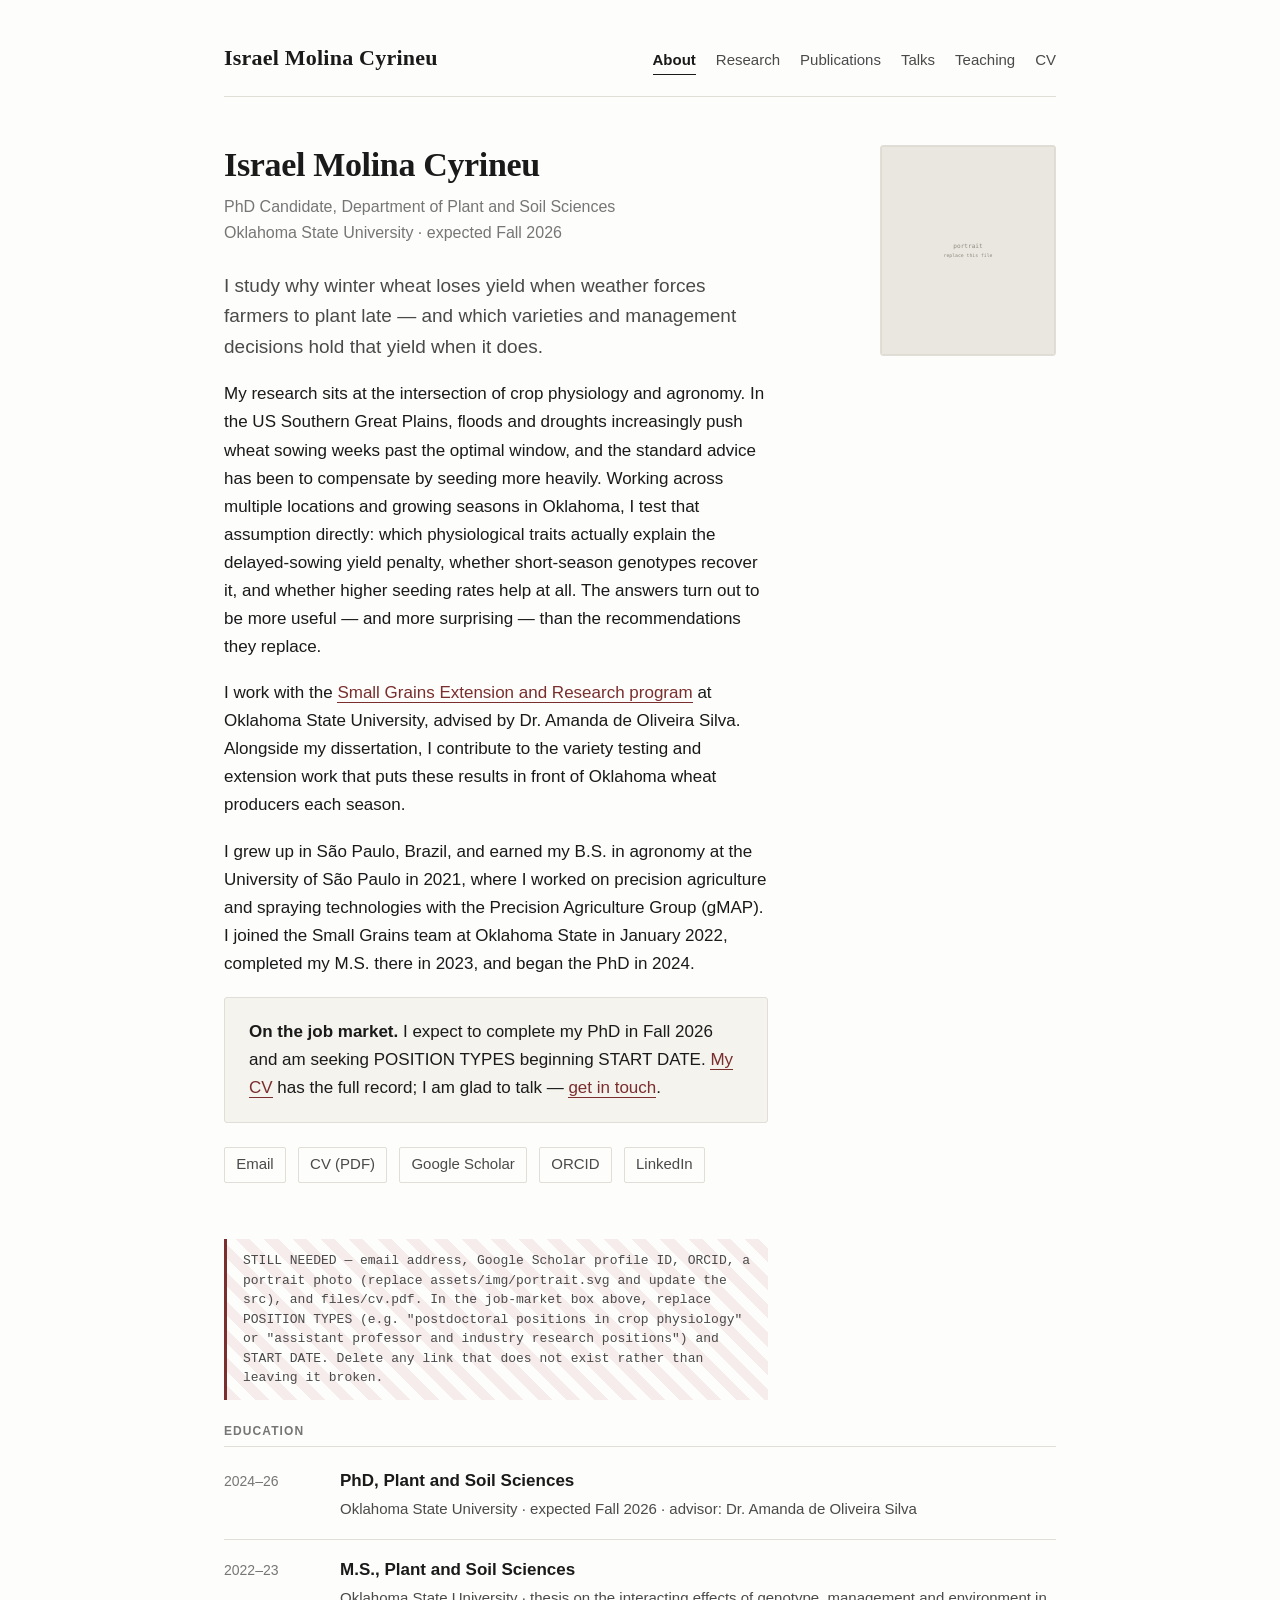
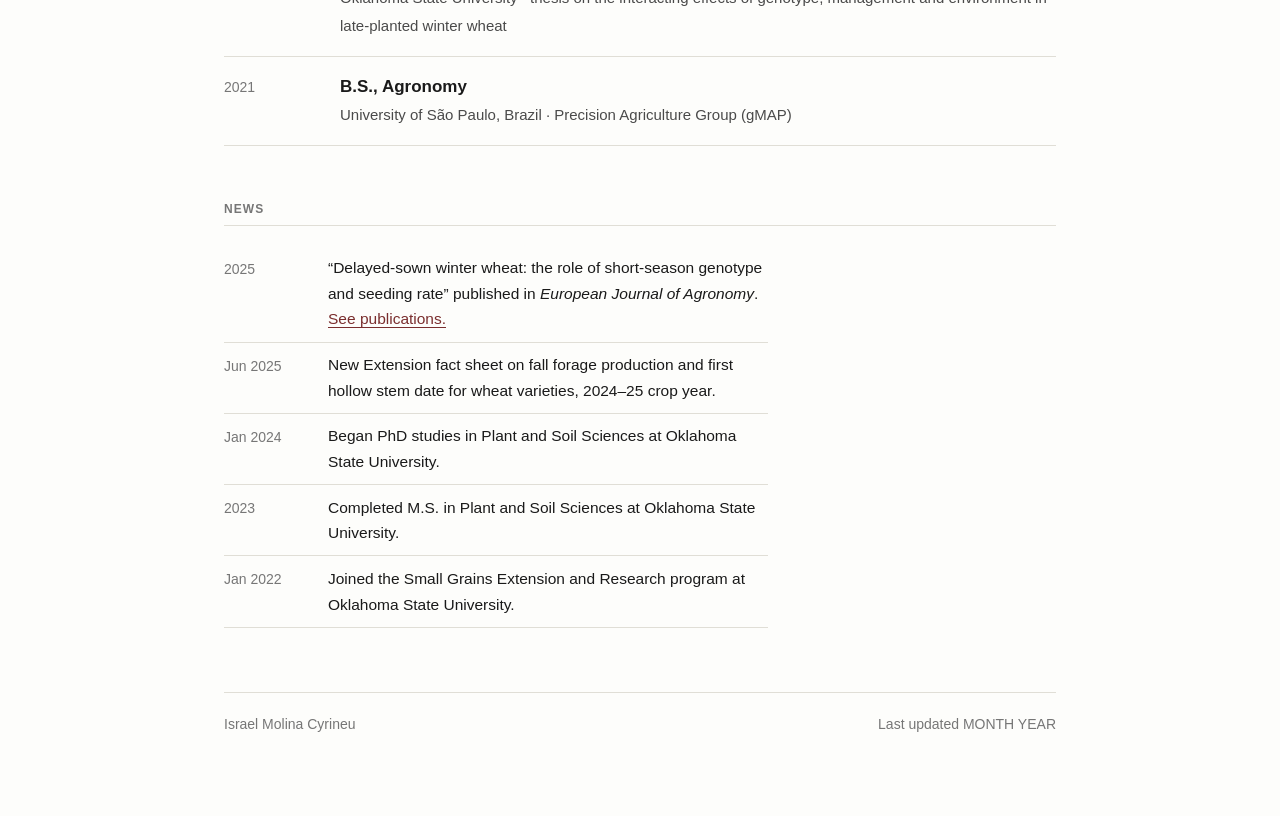
<file: index.html>
<!DOCTYPE html>
<html lang="en">
<head>
<meta charset="utf-8">
<meta name="viewport" content="width=device-width, initial-scale=1">
<title>Israel Molina Cyrineu</title>
<meta name="description" content="Israel Molina Cyrineu — PhD candidate in crop physiology at Oklahoma State University, studying delayed-sown winter wheat.">
<meta name="author" content="Israel Molina Cyrineu">
<meta property="og:title" content="Israel Molina Cyrineu">
<meta property="og:description" content="PhD candidate in crop physiology at Oklahoma State University, studying delayed-sown winter wheat.">
<meta property="og:type" content="profile">
<link rel="stylesheet" href="assets/css/style.css">
</head>
<body>
<div class="page">

  <header class="masthead">
    <p class="masthead__name"><a href="index.html">Israel Molina Cyrineu</a></p>
    <nav class="nav" aria-label="Main">
      <a href="index.html" aria-current="page">About</a>
      <a href="research.html">Research</a>
      <a href="publications.html">Publications</a>
      <a href="talks.html">Talks</a>
      <a href="teaching.html">Teaching</a>
      <a href="files/cv.pdf">CV</a>
    </nav>
  </header>

  <main>

    <div class="hero">
      <div>
        <h1>Israel Molina Cyrineu</h1>
        <p class="hero__affiliation">
          PhD Candidate, Department of Plant and Soil Sciences<br>
          Oklahoma State University &middot; expected Fall 2026
        </p>

        <p class="lede">
          I study why winter wheat loses yield when weather forces farmers to plant
          late &mdash; and which varieties and management decisions hold that yield
          when it does.
        </p>

        <p>
          My research sits at the intersection of crop physiology and agronomy. In the
          US Southern Great Plains, floods and droughts increasingly push wheat sowing
          weeks past the optimal window, and the standard advice has been to compensate
          by seeding more heavily. Working across multiple locations and growing seasons
          in Oklahoma, I test that assumption directly: which physiological traits
          actually explain the delayed-sowing yield penalty, whether short-season
          genotypes recover it, and whether higher seeding rates help at all. The
          answers turn out to be more useful &mdash; and more surprising &mdash; than
          the recommendations they replace.
        </p>

        <p>
          I work with the <a href="https://extension.okstate.edu/programs/wheat-research-and-extension/wheat-research-team">Small
          Grains Extension and Research program</a> at Oklahoma State University, advised
          by Dr.&nbsp;Amanda de Oliveira Silva. Alongside my dissertation, I contribute to
          the variety testing and extension work that puts these results in front of
          Oklahoma wheat producers each season.
        </p>

        <p>
          I grew up in São Paulo, Brazil, and earned my B.S. in agronomy at the
          University of São Paulo in 2021, where I worked on precision agriculture and
          spraying technologies with the Precision Agriculture Group (gMAP). I joined
          the Small Grains team at Oklahoma State in January 2022, completed my M.S.
          there in 2023, and began the PhD in 2024.
        </p>

        <div class="panel">
          <p>
            <strong>On the job market.</strong> I expect to complete my PhD in
            Fall&nbsp;2026 and am seeking POSITION TYPES beginning START DATE.
            <a href="files/cv.pdf">My CV</a> has the full record; I am glad to talk
            &mdash; <a href="mailto:EMAIL@OKSTATE.EDU">get in touch</a>.
          </p>
        </div>

        <ul class="linkrow">
          <li><a href="mailto:EMAIL@OKSTATE.EDU">Email</a></li>
          <li><a href="files/cv.pdf">CV (PDF)</a></li>
          <li><a href="https://scholar.google.com/citations?user=SCHOLAR_ID">Google&nbsp;Scholar</a></li>
          <li><a href="https://orcid.org/0000-0000-0000-0000">ORCID</a></li>
          <li><a href="https://www.linkedin.com/in/israelcyrineu">LinkedIn</a></li>
        </ul>
      </div>

      <img class="hero__portrait" src="assets/img/portrait.svg" alt="Israel Molina Cyrineu">
    </div>

    <div class="todo">
      STILL NEEDED — email address, Google Scholar profile ID, ORCID, a portrait photo
      (replace assets/img/portrait.svg and update the src), and files/cv.pdf. In the
      job-market box above, replace POSITION TYPES (e.g. "postdoctoral positions in
      crop physiology" or "assistant professor and industry research positions") and
      START DATE. Delete any link that does not exist rather than leaving it broken.
    </div>

    <section>
      <h2 class="eyebrow">Education</h2>
      <ul class="entries">
        <li class="entry">
          <span class="entry__date">2024&ndash;26</span>
          <span>
            <span class="entry__title">PhD, Plant and Soil Sciences</span><br>
            <span class="entry__meta">
              Oklahoma State University &middot; expected Fall 2026 &middot;
              advisor: Dr.&nbsp;Amanda de Oliveira Silva
            </span>
          </span>
        </li>
        <li class="entry">
          <span class="entry__date">2022&ndash;23</span>
          <span>
            <span class="entry__title">M.S., Plant and Soil Sciences</span><br>
            <span class="entry__meta">
              Oklahoma State University &middot; thesis on the interacting effects of
              genotype, management and environment in late-planted winter wheat
            </span>
          </span>
        </li>
        <li class="entry">
          <span class="entry__date">2021</span>
          <span>
            <span class="entry__title">B.S., Agronomy</span><br>
            <span class="entry__meta">
              University of São Paulo, Brazil &middot; Precision Agriculture Group (gMAP)
            </span>
          </span>
        </li>
      </ul>
    </section>

    <section>
      <h2 class="eyebrow">News</h2>
      <ul class="news">
        <li>
          <time datetime="2025-09">2025</time>
          <span>
            &ldquo;Delayed-sown winter wheat: the role of short-season genotype and
            seeding rate&rdquo; published in <em>European Journal of Agronomy</em>.
            <a href="publications.html">See publications.</a>
          </span>
        </li>
        <li>
          <time datetime="2025-06">Jun 2025</time>
          <span>
            New Extension fact sheet on fall forage production and first hollow stem
            date for wheat varieties, 2024&ndash;25 crop year.
          </span>
        </li>
        <li>
          <time datetime="2024-01">Jan 2024</time>
          <span>Began PhD studies in Plant and Soil Sciences at Oklahoma State University.</span>
        </li>
        <li>
          <time datetime="2023-12">2023</time>
          <span>Completed M.S. in Plant and Soil Sciences at Oklahoma State University.</span>
        </li>
        <li>
          <time datetime="2022-01">Jan 2022</time>
          <span>
            Joined the Small Grains Extension and Research program at Oklahoma State
            University.
          </span>
        </li>
      </ul>
    </section>

  </main>

  <footer class="footer">
    <span>Israel Molina Cyrineu</span>
    <span>Last updated MONTH YEAR</span>
  </footer>

</div>
</body>
</html>
</file>
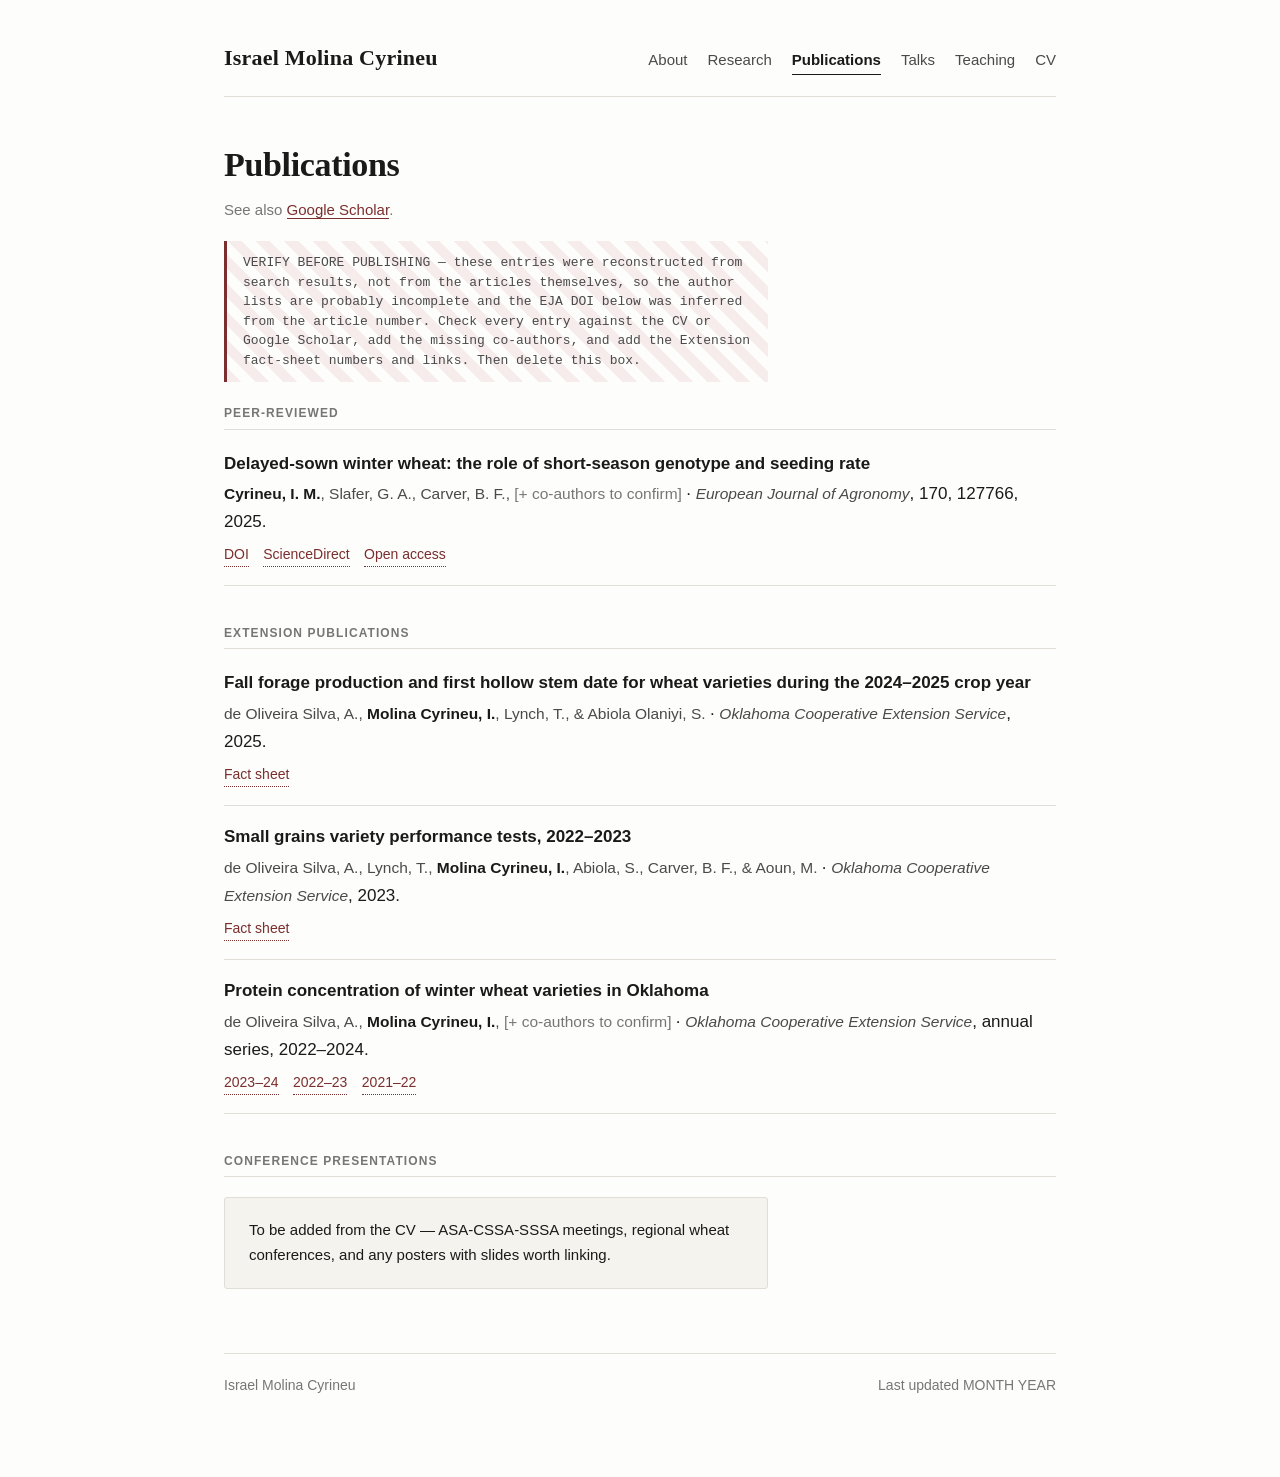
<file: publications.html>
<!DOCTYPE html>
<html lang="en">
<head>
<meta charset="utf-8">
<meta name="viewport" content="width=device-width, initial-scale=1">
<title>Publications — Israel Molina Cyrineu</title>
<meta name="description" content="Peer-reviewed papers and Extension publications by Israel Molina Cyrineu.">
<link rel="stylesheet" href="assets/css/style.css">
</head>
<body>
<div class="page">

  <header class="masthead">
    <p class="masthead__name"><a href="index.html">Israel Molina Cyrineu</a></p>
    <nav class="nav" aria-label="Main">
      <a href="index.html">About</a>
      <a href="research.html">Research</a>
      <a href="publications.html" aria-current="page">Publications</a>
      <a href="talks.html">Talks</a>
      <a href="teaching.html">Teaching</a>
      <a href="files/cv.pdf">CV</a>
    </nav>
  </header>

  <main>

    <h1>Publications</h1>
    <p class="small muted">
      See also <a href="https://scholar.google.com/citations?user=SCHOLAR_ID">Google Scholar</a>.
    </p>

    <div class="todo">
      VERIFY BEFORE PUBLISHING — these entries were reconstructed from search results,
      not from the articles themselves, so the author lists are probably incomplete and
      the EJA DOI below was inferred from the article number. Check every entry against
      the CV or Google Scholar, add the missing co-authors, and add the Extension
      fact-sheet numbers and links. Then delete this box.
    </div>

    <section>
      <h2 class="eyebrow">Peer-reviewed</h2>
      <ol class="pubs">
        <li class="pub">
          <span class="pub__title">Delayed-sown winter wheat: the role of short-season genotype and seeding rate</span>
          <span class="pub__authors">
            <span class="me">Cyrineu, I.&nbsp;M.</span>, Slafer, G.&nbsp;A., Carver, B.&nbsp;F.,
            <span class="muted">[+ co-authors to confirm]</span>
          </span>
          &middot;
          <span class="pub__venue">European Journal of Agronomy</span>, 170, 127766, 2025.
          <div class="pub__links">
            <a href="https://doi.org/10.1016/j.eja.2025.127766">DOI</a>
            <a href="https://www.sciencedirect.com/science/article/pii/S116103012500262X">ScienceDirect</a>
            <a href="https://repositori.udl.cat/handle/10459.1/468475">Open access</a>
          </div>
        </li>
      </ol>

      <h2 class="eyebrow">Extension publications</h2>
      <ol class="pubs">
        <li class="pub">
          <span class="pub__title">Fall forage production and first hollow stem date for wheat varieties during the 2024&ndash;2025 crop year</span>
          <span class="pub__authors">
            de Oliveira Silva, A., <span class="me">Molina Cyrineu, I.</span>, Lynch, T., &amp; Abiola Olaniyi, S.
          </span>
          &middot;
          <span class="pub__venue">Oklahoma Cooperative Extension Service</span>, 2025.
          <div class="pub__links">
            <a href="https://extension.okstate.edu/fact-sheets/fall-forage-production-and-first-hollow-stem-date-for-wheat-varieties-during-the-2024-2025-crop-year">Fact sheet</a>
          </div>
        </li>
        <li class="pub">
          <span class="pub__title">Small grains variety performance tests, 2022&ndash;2023</span>
          <span class="pub__authors">
            de Oliveira Silva, A., Lynch, T., <span class="me">Molina Cyrineu, I.</span>, Abiola, S., Carver, B.&nbsp;F., &amp; Aoun, M.
          </span>
          &middot;
          <span class="pub__venue">Oklahoma Cooperative Extension Service</span>, 2023.
          <div class="pub__links">
            <a href="https://extension.okstate.edu/fact-sheets/2021-2022-small-grains-variety-performance-tests.html">Fact sheet</a>
          </div>
        </li>
        <li class="pub">
          <span class="pub__title">Protein concentration of winter wheat varieties in Oklahoma</span>
          <span class="pub__authors">
            de Oliveira Silva, A., <span class="me">Molina Cyrineu, I.</span>,
            <span class="muted">[+ co-authors to confirm]</span>
          </span>
          &middot;
          <span class="pub__venue">Oklahoma Cooperative Extension Service</span>,
          annual series, 2022&ndash;2024.
          <div class="pub__links">
            <a href="https://extension.okstate.edu/fact-sheets/protein-concentration-of-winter-wheat-varieties-in-oklahoma-2023-2024.html">2023&ndash;24</a>
            <a href="https://extension.okstate.edu/fact-sheets/protein-concentration-of-winter-wheat-varieties-in-oklahoma-2022-2023">2022&ndash;23</a>
            <a href="https://extension.okstate.edu/fact-sheets/protein-concentration-of-winter-wheat-varieties-in-oklahoma-2021-2022">2021&ndash;22</a>
          </div>
        </li>
      </ol>

      <h2 class="eyebrow">Conference presentations</h2>
      <div class="panel">
        <p class="small">
          To be added from the CV &mdash; ASA-CSSA-SSSA meetings, regional wheat
          conferences, and any posters with slides worth linking.
        </p>
      </div>
    </section>

  </main>

  <footer class="footer">
    <span>Israel Molina Cyrineu</span>
    <span>Last updated MONTH YEAR</span>
  </footer>

</div>
</body>
</html>
</file>
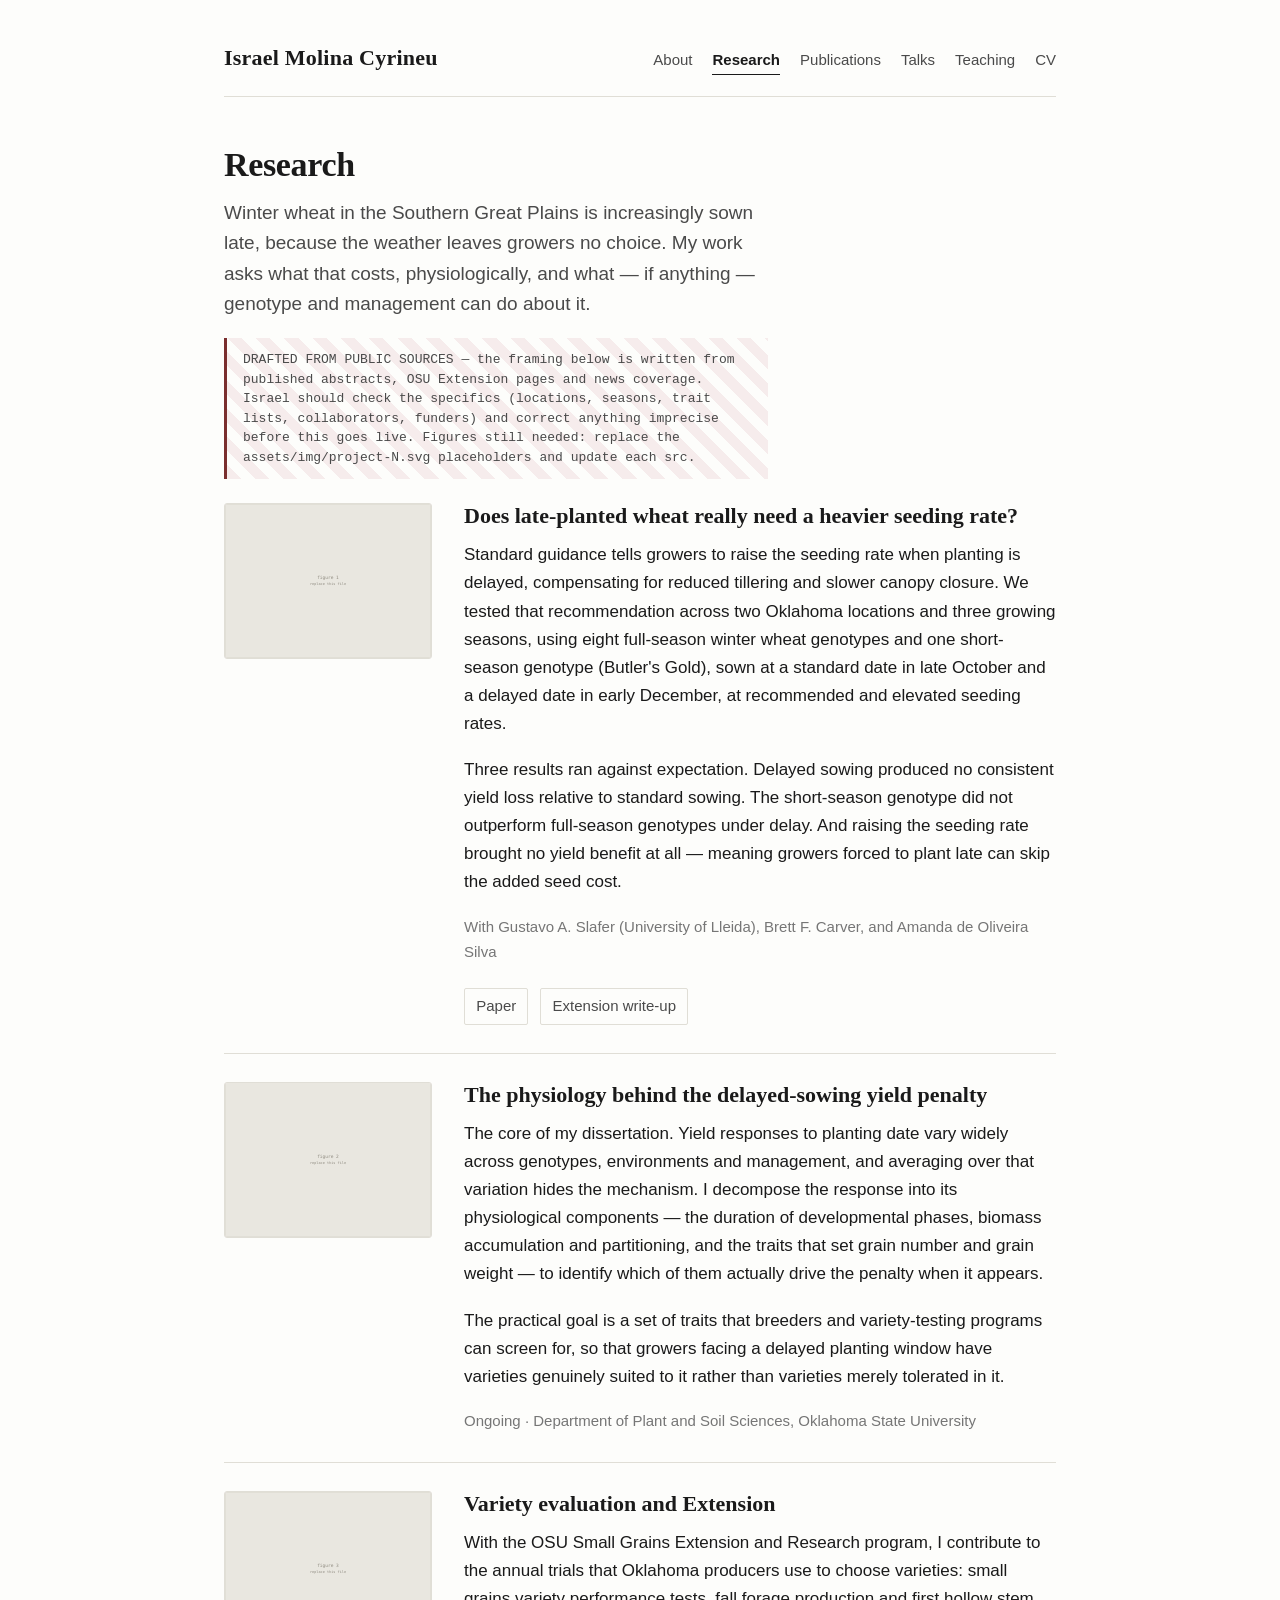
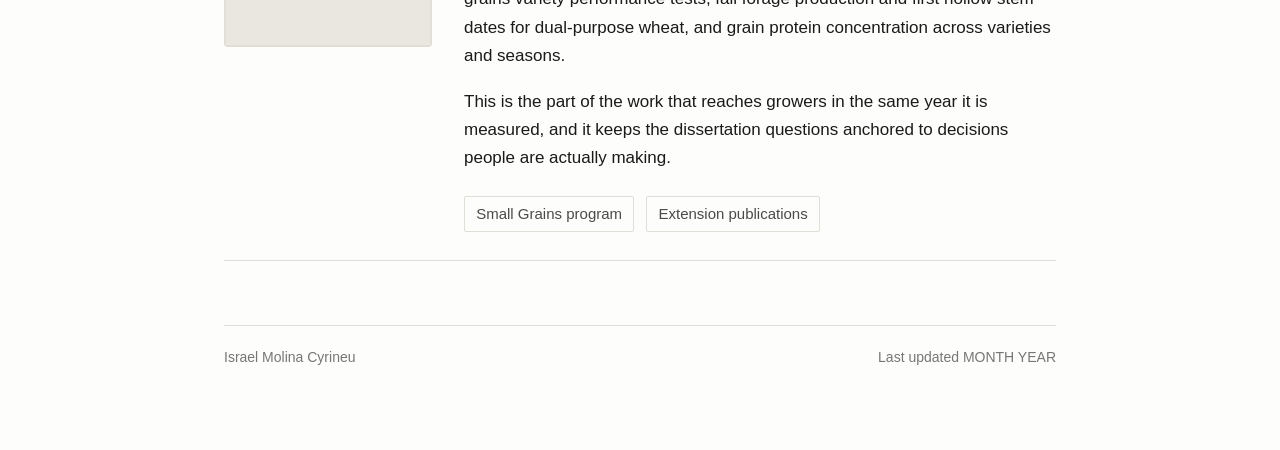
<file: research.html>
<!DOCTYPE html>
<html lang="en">
<head>
<meta charset="utf-8">
<meta name="viewport" content="width=device-width, initial-scale=1">
<title>Research — Israel Molina Cyrineu</title>
<meta name="description" content="Research on delayed-sown winter wheat: genotype, seeding rate, and the physiology of the late-planting yield penalty.">
<link rel="stylesheet" href="assets/css/style.css">
</head>
<body>
<div class="page">

  <header class="masthead">
    <p class="masthead__name"><a href="index.html">Israel Molina Cyrineu</a></p>
    <nav class="nav" aria-label="Main">
      <a href="index.html">About</a>
      <a href="research.html" aria-current="page">Research</a>
      <a href="publications.html">Publications</a>
      <a href="talks.html">Talks</a>
      <a href="teaching.html">Teaching</a>
      <a href="files/cv.pdf">CV</a>
    </nav>
  </header>

  <main>

    <h1>Research</h1>
    <p class="lede">
      Winter wheat in the Southern Great Plains is increasingly sown late, because the
      weather leaves growers no choice. My work asks what that costs, physiologically,
      and what &mdash; if anything &mdash; genotype and management can do about it.
    </p>

    <div class="todo">
      DRAFTED FROM PUBLIC SOURCES — the framing below is written from published
      abstracts, OSU Extension pages and news coverage. Israel should check the
      specifics (locations, seasons, trait lists, collaborators, funders) and correct
      anything imprecise before this goes live. Figures still needed: replace the
      assets/img/project-N.svg placeholders and update each src.
    </div>

    <section>
      <article class="project">
        <img class="project__figure" src="assets/img/project-1.svg" alt="Field trial of winter wheat sown at standard and delayed dates">
        <div class="project__body">
          <h2>Does late-planted wheat really need a heavier seeding rate?</h2>
          <p>
            Standard guidance tells growers to raise the seeding rate when planting is
            delayed, compensating for reduced tillering and slower canopy closure. We
            tested that recommendation across two Oklahoma locations and three growing
            seasons, using eight full-season winter wheat genotypes and one short-season
            genotype (Butler's Gold), sown at a standard date in late October and a
            delayed date in early December, at recommended and elevated seeding rates.
          </p>
          <p>
            Three results ran against expectation. Delayed sowing produced no consistent
            yield loss relative to standard sowing. The short-season genotype did not
            outperform full-season genotypes under delay. And raising the seeding rate
            brought no yield benefit at all &mdash; meaning growers forced to plant late
            can skip the added seed cost.
          </p>
          <p class="small muted">
            With Gustavo&nbsp;A.&nbsp;Slafer (University of Lleida), Brett&nbsp;F.&nbsp;Carver,
            and Amanda de Oliveira Silva
          </p>
          <ul class="linkrow">
            <li><a href="https://doi.org/10.1016/j.eja.2025.127766">Paper</a></li>
            <li><a href="https://osuwheat.com/2024/12/06/managing-late-planted-wheat-insights-from-ongoing-research/">Extension write-up</a></li>
          </ul>
        </div>
      </article>

      <article class="project">
        <img class="project__figure" src="assets/img/project-2.svg" alt="Measurements of wheat crop growth and development">
        <div class="project__body">
          <h2>The physiology behind the delayed-sowing yield penalty</h2>
          <p>
            The core of my dissertation. Yield responses to planting date vary widely
            across genotypes, environments and management, and averaging over that
            variation hides the mechanism. I decompose the response into its
            physiological components &mdash; the duration of developmental phases,
            biomass accumulation and partitioning, and the traits that set grain number
            and grain weight &mdash; to identify which of them actually drive the
            penalty when it appears.
          </p>
          <p>
            The practical goal is a set of traits that breeders and variety-testing
            programs can screen for, so that growers facing a delayed planting window
            have varieties genuinely suited to it rather than varieties merely tolerated
            in it.
          </p>
          <p class="small muted">
            Ongoing &middot; Department of Plant and Soil Sciences, Oklahoma State University
          </p>
        </div>
      </article>

      <article class="project">
        <img class="project__figure" src="assets/img/project-3.svg" alt="Variety performance testing plots in Oklahoma">
        <div class="project__body">
          <h2>Variety evaluation and Extension</h2>
          <p>
            With the OSU Small Grains Extension and Research program, I contribute to
            the annual trials that Oklahoma producers use to choose varieties: small
            grains variety performance tests, fall forage production and first hollow
            stem dates for dual-purpose wheat, and grain protein concentration across
            varieties and seasons.
          </p>
          <p>
            This is the part of the work that reaches growers in the same year it is
            measured, and it keeps the dissertation questions anchored to decisions
            people are actually making.
          </p>
          <ul class="linkrow">
            <li><a href="https://extension.okstate.edu/programs/wheat-research-and-extension/wheat-research-team">Small Grains program</a></li>
            <li><a href="publications.html">Extension publications</a></li>
          </ul>
        </div>
      </article>
    </section>

  </main>

  <footer class="footer">
    <span>Israel Molina Cyrineu</span>
    <span>Last updated MONTH YEAR</span>
  </footer>

</div>
</body>
</html>
</file>
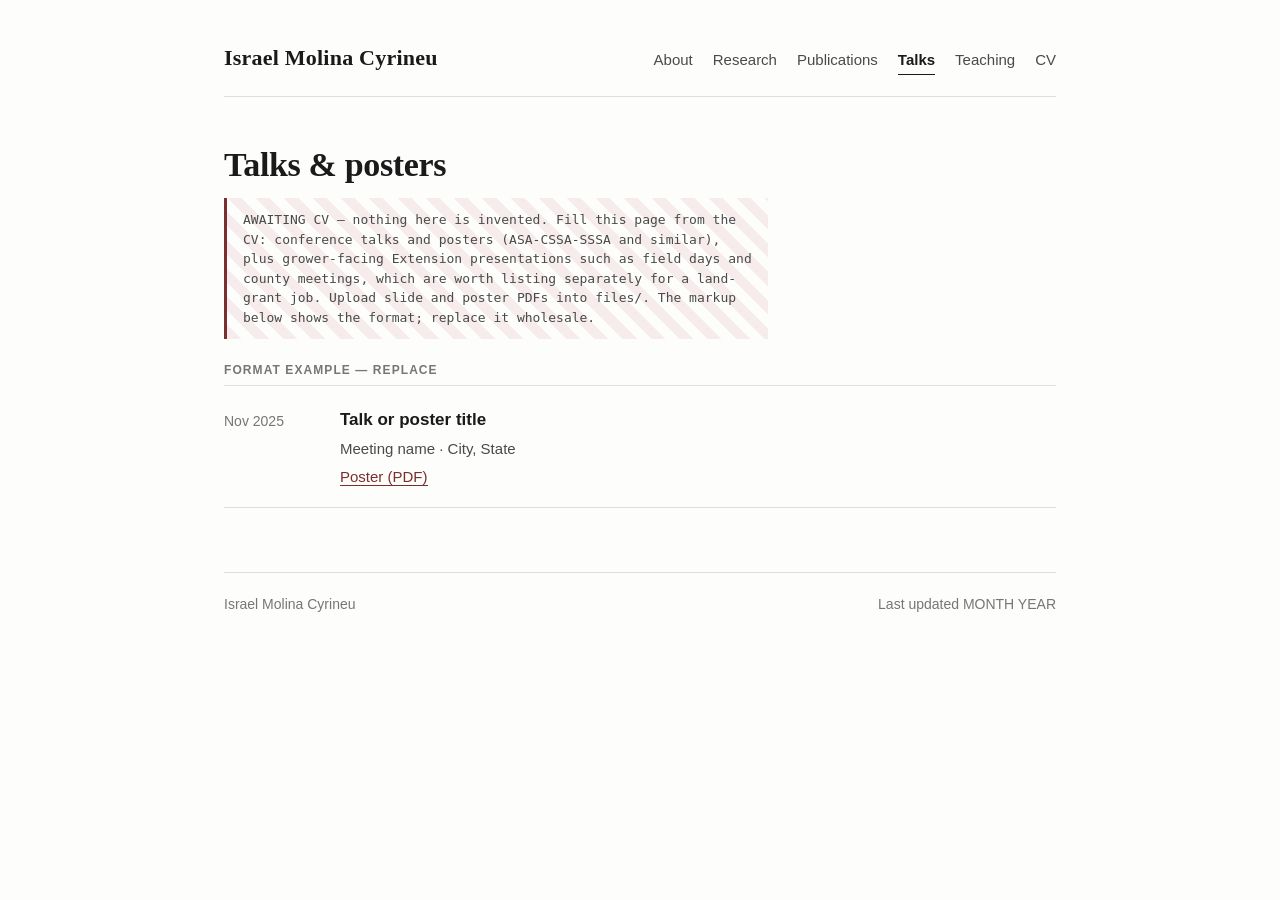
<file: talks.html>
<!DOCTYPE html>
<html lang="en">
<head>
<meta charset="utf-8">
<meta name="viewport" content="width=device-width, initial-scale=1">
<title>Talks — Israel Molina Cyrineu</title>
<meta name="description" content="Talks, posters, and Extension presentations by Israel Molina Cyrineu.">
<link rel="stylesheet" href="assets/css/style.css">
</head>
<body>
<div class="page">

  <header class="masthead">
    <p class="masthead__name"><a href="index.html">Israel Molina Cyrineu</a></p>
    <nav class="nav" aria-label="Main">
      <a href="index.html">About</a>
      <a href="research.html">Research</a>
      <a href="publications.html">Publications</a>
      <a href="talks.html" aria-current="page">Talks</a>
      <a href="teaching.html">Teaching</a>
      <a href="files/cv.pdf">CV</a>
    </nav>
  </header>

  <main>

    <h1>Talks &amp; posters</h1>

    <div class="todo">
      AWAITING CV — nothing here is invented. Fill this page from the CV: conference
      talks and posters (ASA-CSSA-SSSA and similar), plus grower-facing Extension
      presentations such as field days and county meetings, which are worth listing
      separately for a land-grant job. Upload slide and poster PDFs into files/.
      The markup below shows the format; replace it wholesale.
    </div>

    <section>
      <h2 class="eyebrow">Format example — replace</h2>
      <ul class="entries">
        <li class="entry">
          <span class="entry__date">Nov 2025</span>
          <span>
            <span class="entry__title">Talk or poster title</span><br>
            <span class="entry__meta">Meeting name &middot; City, State</span><br>
            <span class="small"><a href="files/poster-2025-11.pdf">Poster (PDF)</a></span>
          </span>
        </li>
      </ul>
    </section>

  </main>

  <footer class="footer">
    <span>Israel Molina Cyrineu</span>
    <span>Last updated MONTH YEAR</span>
  </footer>

</div>
</body>
</html>
</file>
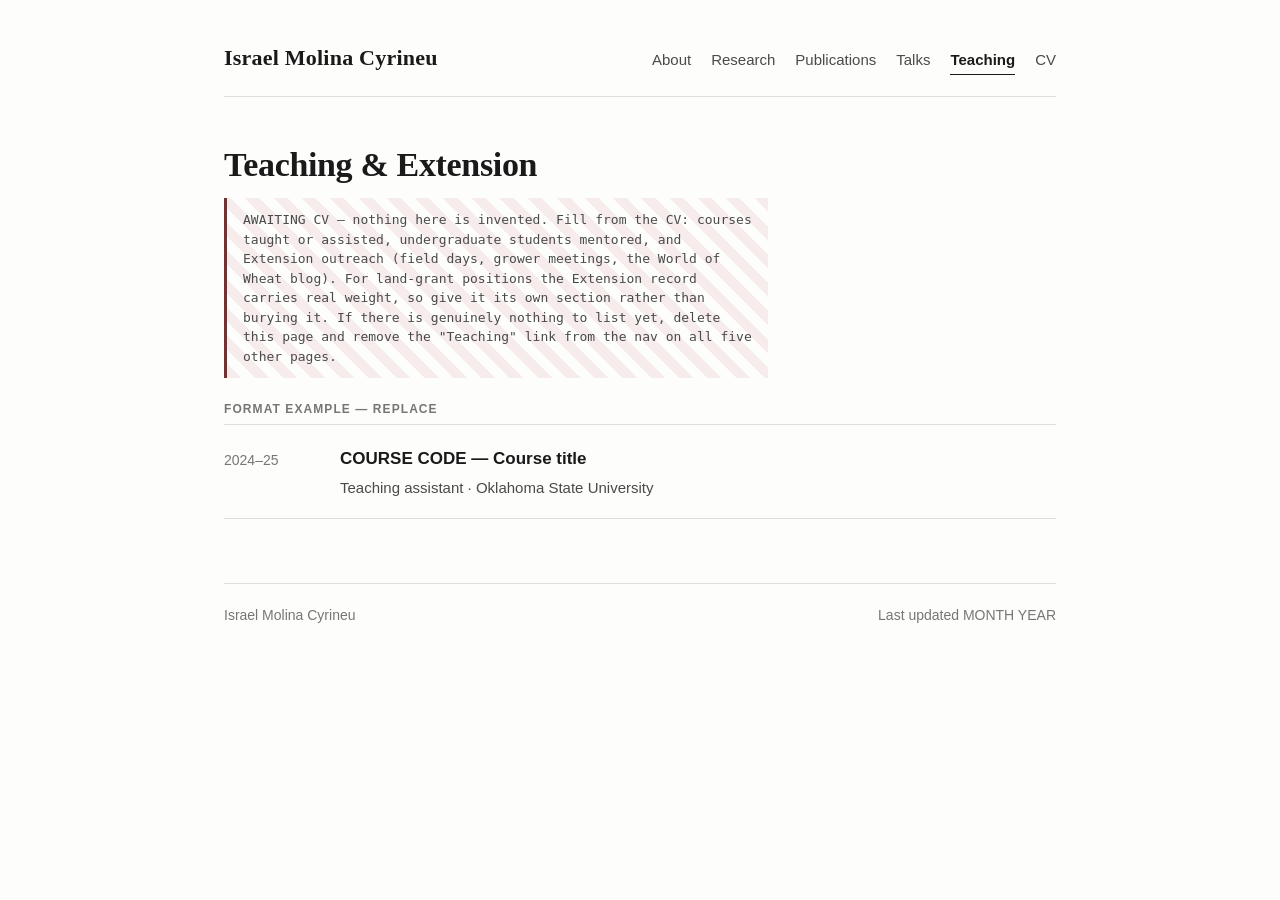
<file: teaching.html>
<!DOCTYPE html>
<html lang="en">
<head>
<meta charset="utf-8">
<meta name="viewport" content="width=device-width, initial-scale=1">
<title>Teaching &amp; Extension — Israel Molina Cyrineu</title>
<meta name="description" content="Teaching, mentoring, and Extension outreach by Israel Molina Cyrineu.">
<link rel="stylesheet" href="assets/css/style.css">
</head>
<body>
<div class="page">

  <header class="masthead">
    <p class="masthead__name"><a href="index.html">Israel Molina Cyrineu</a></p>
    <nav class="nav" aria-label="Main">
      <a href="index.html">About</a>
      <a href="research.html">Research</a>
      <a href="publications.html">Publications</a>
      <a href="talks.html">Talks</a>
      <a href="teaching.html" aria-current="page">Teaching</a>
      <a href="files/cv.pdf">CV</a>
    </nav>
  </header>

  <main>

    <h1>Teaching &amp; Extension</h1>

    <div class="todo">
      AWAITING CV — nothing here is invented. Fill from the CV: courses taught or
      assisted, undergraduate students mentored, and Extension outreach (field days,
      grower meetings, the World of Wheat blog). For land-grant positions the Extension
      record carries real weight, so give it its own section rather than burying it.
      If there is genuinely nothing to list yet, delete this page and remove the
      "Teaching" link from the nav on all five other pages.
    </div>

    <section>
      <h2 class="eyebrow">Format example — replace</h2>
      <ul class="entries">
        <li class="entry">
          <span class="entry__date">2024&ndash;25</span>
          <span>
            <span class="entry__title">COURSE CODE &mdash; Course title</span><br>
            <span class="entry__meta">Teaching assistant &middot; Oklahoma State University</span>
          </span>
        </li>
      </ul>
    </section>

  </main>

  <footer class="footer">
    <span>Israel Molina Cyrineu</span>
    <span>Last updated MONTH YEAR</span>
  </footer>

</div>
</body>
</html>
</file>
<file: assets/css/style.css>
/* ==========================================================================
   Israel Molina Cyrineu — personal academic site
   Single stylesheet. No build step, no dependencies.
   ========================================================================== */

:root {
  --ink:        #1a1a1a;
  --ink-soft:   #4a4a4a;
  --ink-faint:  #767676;
  --bg:         #fdfdfb;
  --bg-panel:   #f4f3ee;
  --rule:       #e0ded6;
  --accent:     #7a2e2e;
  --accent-bg:  #f6ecec;

  --serif: "Iowan Old Style", "Palatino Linotype", Palatino, "Book Antiqua", Georgia, serif;
  --sans:  -apple-system, BlinkMacSystemFont, "Segoe UI", Roboto, "Helvetica Neue", Arial, sans-serif;
  --mono:  ui-monospace, SFMono-Regular, "SF Mono", Menlo, Consolas, monospace;

  --measure: 34rem;   /* comfortable reading width */
  --page:    52rem;   /* overall page width        */
}

@media (prefers-color-scheme: dark) {
  :root {
    --ink:       #e8e6e1;
    --ink-soft:  #b4b1aa;
    --ink-faint: #8a8781;
    --bg:        #16161a;
    --bg-panel:  #1f1f24;
    --rule:      #33333a;
    --accent:    #d98c8c;
    --accent-bg: #2a1f20;
  }
}

*, *::before, *::after { box-sizing: border-box; }

html { -webkit-text-size-adjust: 100%; }

body {
  margin: 0;
  padding: 0 1.5rem 5rem;
  background: var(--bg);
  color: var(--ink);
  font-family: var(--sans);
  font-size: 1.0625rem;
  line-height: 1.65;
  text-rendering: optimizeLegibility;
  -webkit-font-smoothing: antialiased;
}

/* --- Layout ------------------------------------------------------------- */

.page { max-width: var(--page); margin: 0 auto; }

main { display: block; }

section { margin: 0 0 3.5rem; }

/* --- Masthead & navigation ---------------------------------------------- */

.masthead {
  display: flex;
  flex-wrap: wrap;
  align-items: baseline;
  justify-content: space-between;
  gap: 0.75rem 2rem;
  padding: 2.5rem 0 1.25rem;
  border-bottom: 1px solid var(--rule);
  margin-bottom: 3rem;
}

.masthead__name {
  font-family: var(--serif);
  font-size: 1.375rem;
  font-weight: 600;
  letter-spacing: 0.01em;
  margin: 0;
}

.masthead__name a { color: inherit; text-decoration: none; border: 0; }

.nav {
  display: flex;
  flex-wrap: wrap;
  gap: 1.25rem;
  font-size: 0.9375rem;
}

.nav a {
  color: var(--ink-soft);
  text-decoration: none;
  border-bottom: 1px solid transparent;
  padding-bottom: 1px;
}

.nav a:hover { color: var(--accent); border-bottom-color: var(--accent); }

.nav a[aria-current="page"] {
  color: var(--ink);
  font-weight: 600;
  border-bottom-color: var(--ink);
}

/* --- Typography --------------------------------------------------------- */

h1, h2, h3 {
  font-family: var(--serif);
  font-weight: 600;
  line-height: 1.2;
  color: var(--ink);
  margin: 0 0 0.75rem;
}

h1 { font-size: 2.125rem; letter-spacing: -0.01em; }
h2 { font-size: 1.375rem; margin-top: 0; }
h3 { font-size: 1.0625rem; font-family: var(--sans); font-weight: 650; }

p { max-width: var(--measure); margin: 0 0 1.15rem; }

a { color: var(--accent); text-decoration: none; border-bottom: 1px solid currentColor; }
a:hover { background: var(--accent-bg); }

.lede {
  font-size: 1.1875rem;
  line-height: 1.6;
  color: var(--ink-soft);
}

.eyebrow {
  font-family: var(--sans);
  font-size: 0.75rem;
  font-weight: 700;
  letter-spacing: 0.09em;
  text-transform: uppercase;
  color: var(--ink-faint);
  margin: 0 0 1.25rem;
  padding-bottom: 0.5rem;
  border-bottom: 1px solid var(--rule);
}

.muted { color: var(--ink-faint); }
.small { font-size: 0.9375rem; }

/* --- Hero (home page) --------------------------------------------------- */

.hero {
  display: grid;
  grid-template-columns: 1fr 11rem;
  gap: 2.5rem;
  align-items: start;
  margin-bottom: 3.5rem;
}

.hero__portrait {
  width: 100%;
  aspect-ratio: 1 / 1.2;
  object-fit: cover;
  border-radius: 3px;
  background: var(--bg-panel);
  border: 1px solid var(--rule);
}

.hero__affiliation {
  font-size: 1rem;
  color: var(--ink-faint);
  margin: -0.25rem 0 1.5rem;
}

/* --- Link row ----------------------------------------------------------- */

.linkrow {
  list-style: none;
  display: flex;
  flex-wrap: wrap;
  gap: 0.5rem 0.75rem;
  padding: 0;
  margin: 1.5rem 0 0;
  font-size: 0.9375rem;
}

.linkrow a {
  display: inline-block;
  padding: 0.3rem 0.7rem;
  border: 1px solid var(--rule);
  border-radius: 2px;
  color: var(--ink-soft);
}

.linkrow a:hover { border-color: var(--accent); color: var(--accent); background: var(--accent-bg); }

/* --- News list ---------------------------------------------------------- */

.news { list-style: none; padding: 0; margin: 0; max-width: var(--measure); }

.news li {
  display: grid;
  grid-template-columns: 5.5rem 1fr;
  gap: 1rem;
  padding: 0.6rem 0;
  border-bottom: 1px solid var(--rule);
  font-size: 0.9688rem;
}

.news time { color: var(--ink-faint); font-variant-numeric: tabular-nums; font-size: 0.875rem; padding-top: 0.15rem; }

/* --- Research projects -------------------------------------------------- */

.project {
  display: grid;
  grid-template-columns: 13rem 1fr;
  gap: 2rem;
  padding: 1.75rem 0;
  border-bottom: 1px solid var(--rule);
}

.project:first-of-type { padding-top: 0; }

.project__figure {
  width: 100%;
  aspect-ratio: 4 / 3;
  object-fit: cover;
  border-radius: 3px;
  background: var(--bg-panel);
  border: 1px solid var(--rule);
}

.project__body > :last-child { margin-bottom: 0; }

.project__body p { max-width: none; }

/* --- Publications ------------------------------------------------------- */

.pubs { list-style: none; padding: 0; margin: 0 0 2.5rem; counter-reset: pub; }

.pub {
  padding: 1.1rem 0;
  border-bottom: 1px solid var(--rule);
}

.pub:first-child { padding-top: 0; }

.pub__title { font-weight: 650; display: block; margin-bottom: 0.15rem; }

.pub__authors { color: var(--ink-soft); font-size: 0.9688rem; }

.pub__authors .me { color: var(--ink); font-weight: 650; }

.pub__venue { font-style: italic; color: var(--ink-soft); font-size: 0.9688rem; }

.pub__links {
  margin-top: 0.45rem;
  display: flex;
  flex-wrap: wrap;
  gap: 0.9rem;
  font-size: 0.875rem;
}

.pub__links a { border-bottom-style: dotted; }

/* --- Talks & teaching --------------------------------------------------- */

.entries { list-style: none; padding: 0; margin: 0; }

.entry {
  display: grid;
  grid-template-columns: 6rem 1fr;
  gap: 1.25rem;
  padding: 1rem 0;
  border-bottom: 1px solid var(--rule);
}

.entry:first-child { padding-top: 0; }

.entry__date { color: var(--ink-faint); font-size: 0.875rem; font-variant-numeric: tabular-nums; padding-top: 0.2rem; }

.entry__title { font-weight: 650; }

.entry__meta { color: var(--ink-soft); font-size: 0.9375rem; }

/* --- Callout / panel ---------------------------------------------------- */

.panel {
  background: var(--bg-panel);
  border: 1px solid var(--rule);
  border-radius: 3px;
  padding: 1.25rem 1.5rem;
  max-width: var(--measure);
}

.panel > :last-child { margin-bottom: 0; }

/* --- Placeholder marker (delete these once content is in) --------------- */

.todo {
  background: repeating-linear-gradient(45deg, var(--accent-bg), var(--accent-bg) 10px, transparent 10px, transparent 20px);
  border-left: 3px solid var(--accent);
  padding: 0.75rem 1rem;
  margin: 0 0 1.5rem;
  font-family: var(--mono);
  font-size: 0.8125rem;
  line-height: 1.5;
  color: var(--ink-soft);
  max-width: var(--measure);
}

/* --- Footer ------------------------------------------------------------- */

.footer {
  margin-top: 4rem;
  padding-top: 1.25rem;
  border-top: 1px solid var(--rule);
  font-size: 0.875rem;
  color: var(--ink-faint);
  display: flex;
  flex-wrap: wrap;
  justify-content: space-between;
  gap: 0.5rem 2rem;
}

.footer a { color: var(--ink-faint); }

/* --- Responsive --------------------------------------------------------- */

@media (max-width: 40rem) {
  body { font-size: 1rem; padding: 0 1.15rem 3.5rem; }
  .masthead { padding-top: 1.75rem; margin-bottom: 2rem; }
  h1 { font-size: 1.75rem; }
  .hero { grid-template-columns: 1fr; gap: 1.5rem; }
  .hero__portrait { width: 9rem; aspect-ratio: 1 / 1.2; }
  .project { grid-template-columns: 1fr; gap: 1rem; }
  .project__figure { max-width: 14rem; }
  .news li, .entry { grid-template-columns: 1fr; gap: 0.2rem; }
  .news time, .entry__date { padding-top: 0; }
}

/* --- Print (people do print CVs and profiles) --------------------------- */

@media print {
  body { background: #fff; color: #000; font-size: 11pt; padding: 0; }
  .nav, .todo, .footer { display: none; }
  a { color: #000; border: 0; }
  .pub__links { display: none; }
}
</file>
